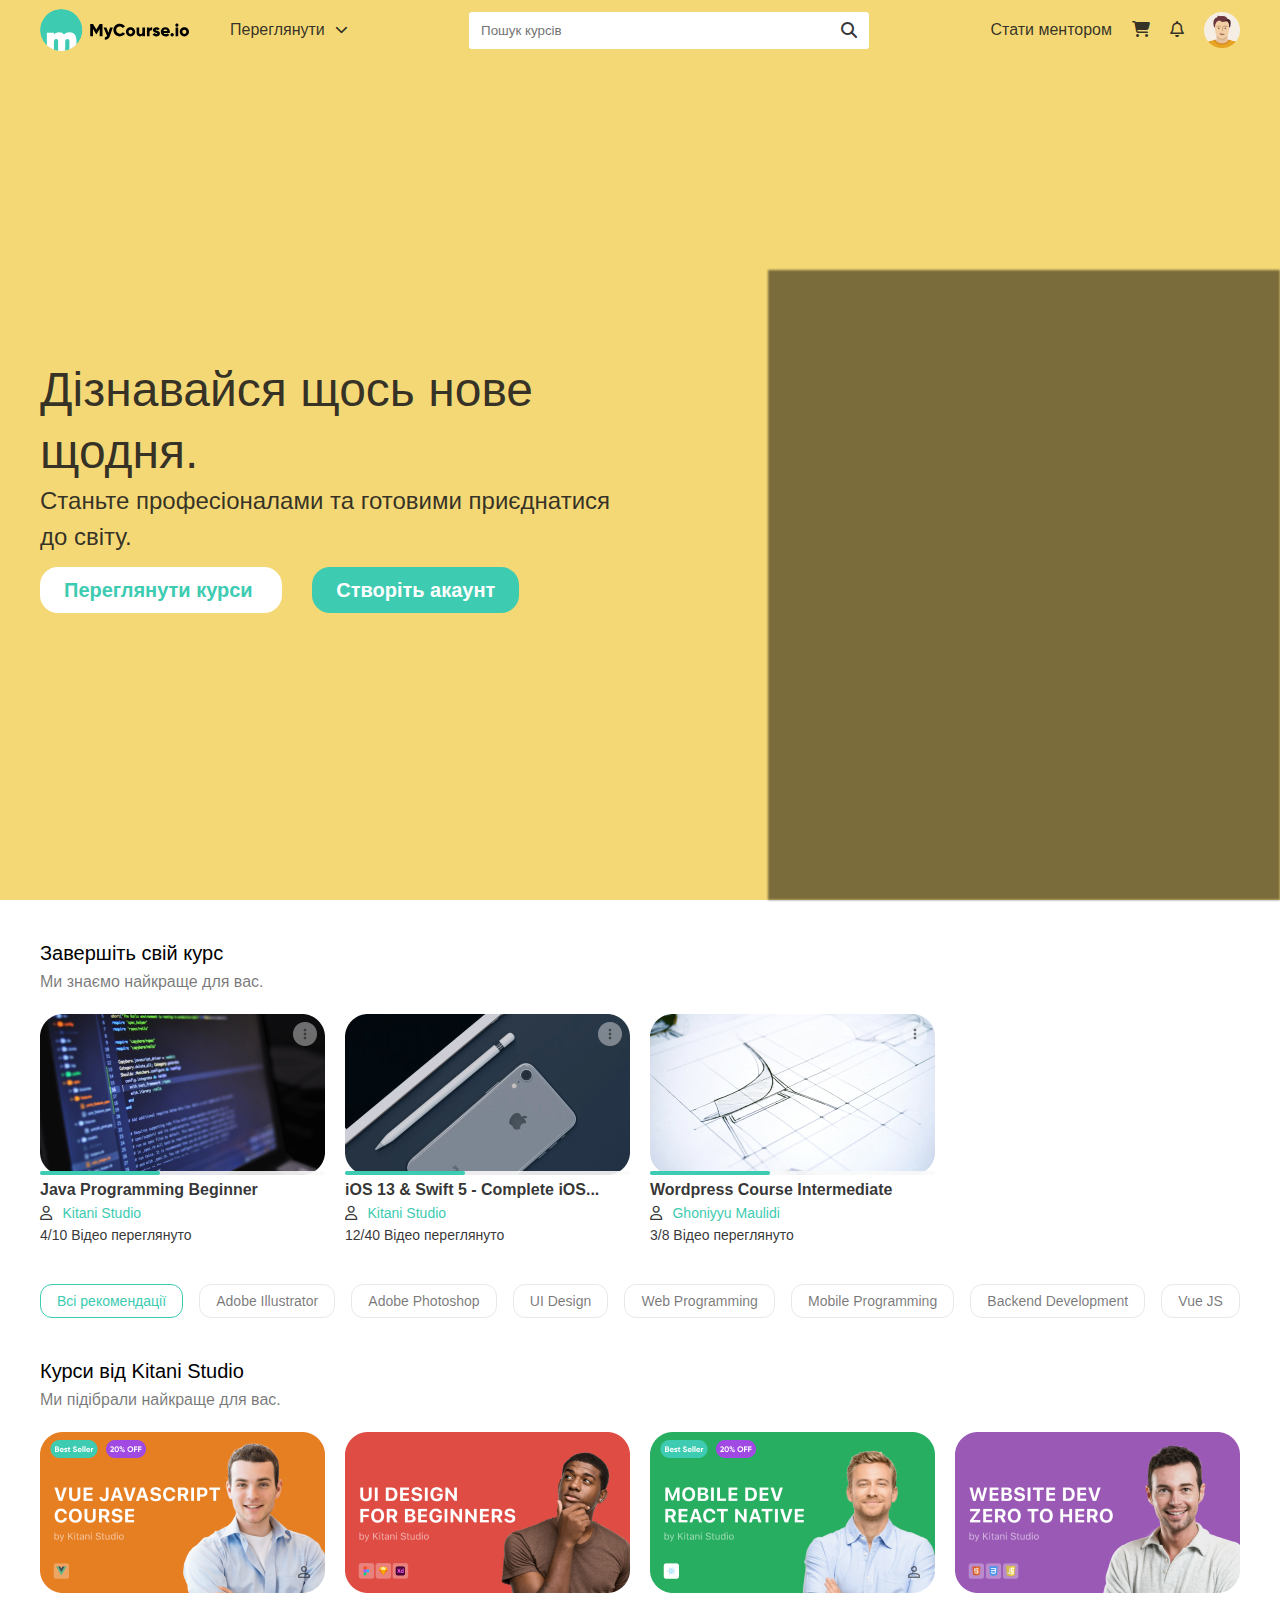
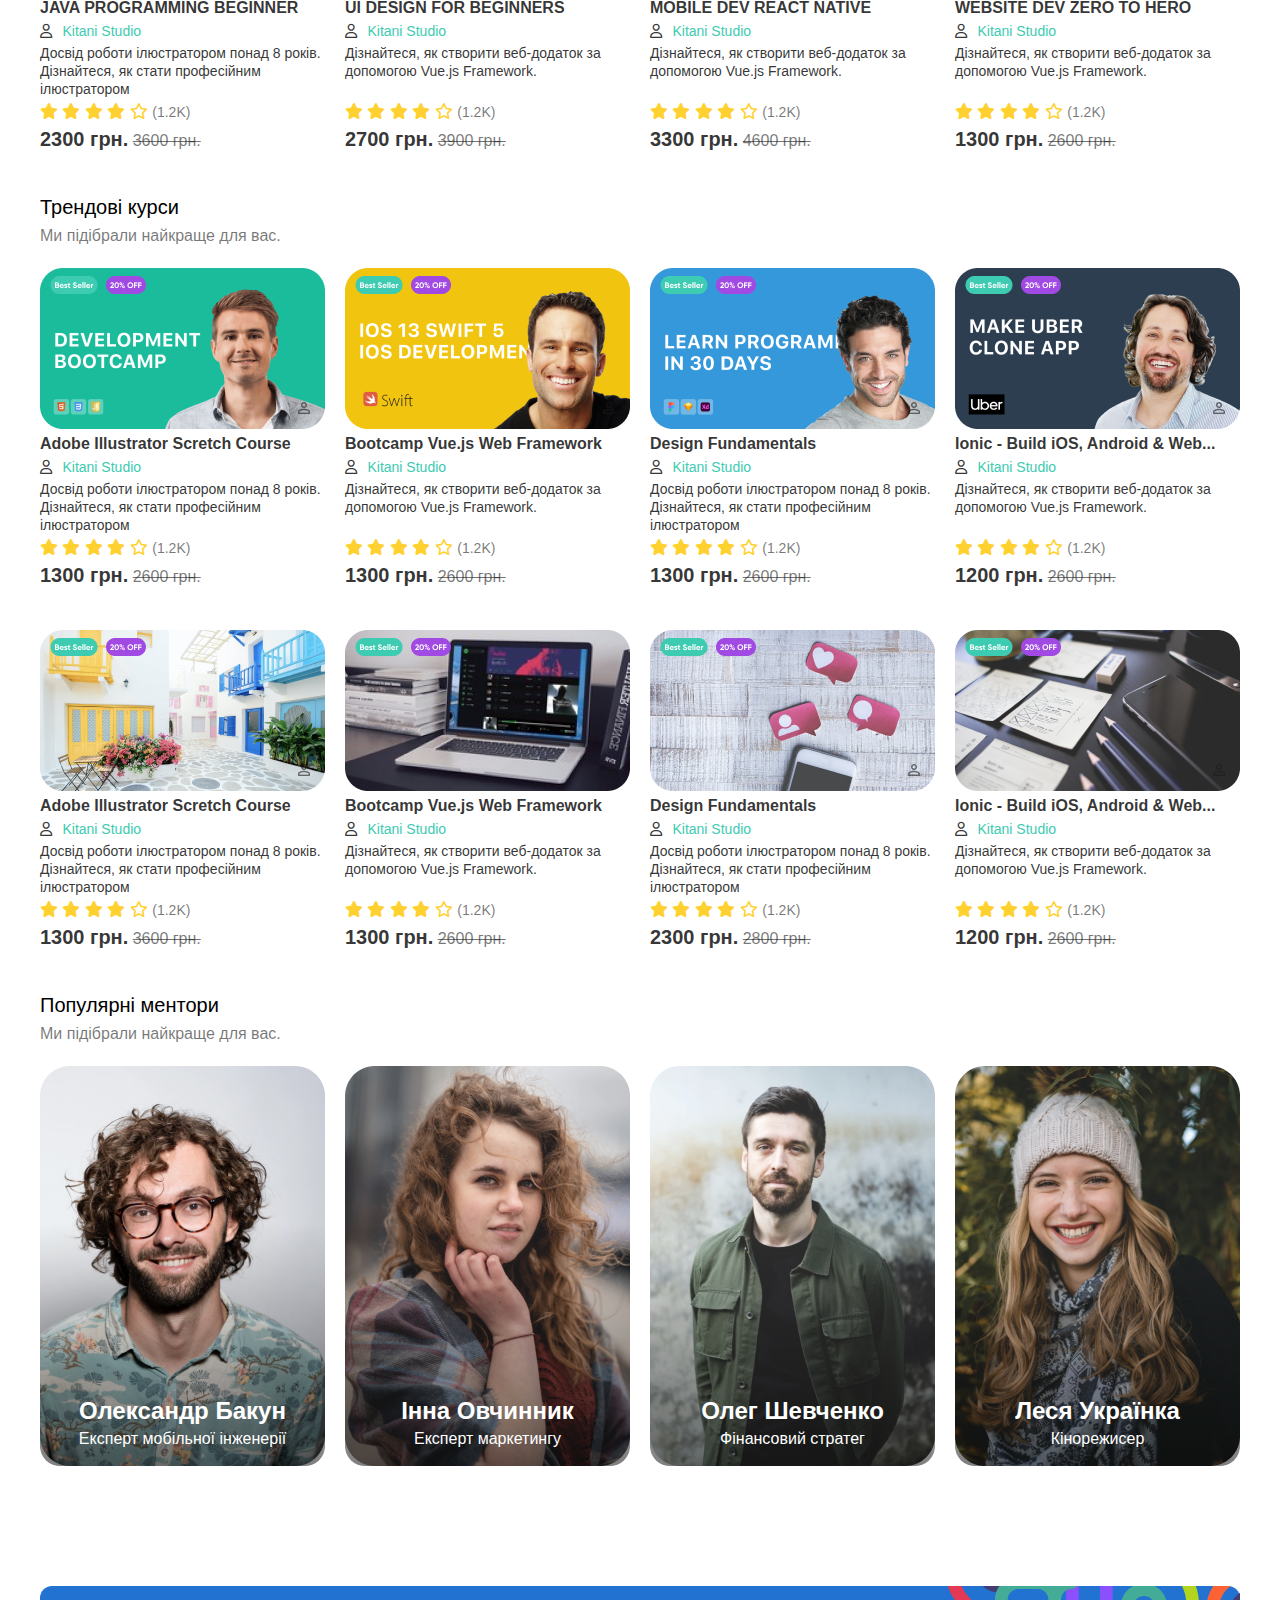
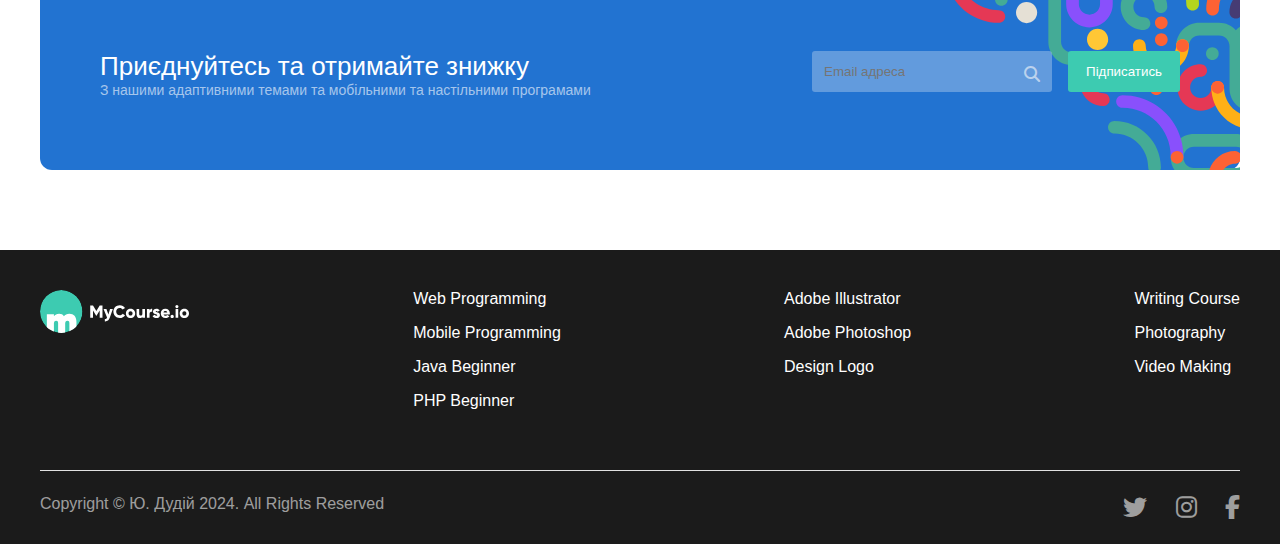
<file: index.html>
<!DOCTYPE html>
<html lang="uk">
<head>
	<meta charset="UTF-8">
	<meta http-equiv="X-UA-Compatible" content="IE=edge">
	<meta name="viewport" content="width=device-width, initial-scale=1.0">
	<title>Курси з менеджменту</title>
	<link rel="icon" type="image/png" href="favicon.png">
	<link href="https://fonts.cdnfonts.com/css/gilroy" rel="stylesheet">
	<link rel="stylesheet" href="https://cdnjs.cloudflare.com/ajax/libs/font-awesome/6.6.0/css/all.min.css" />
	
	<link rel="stylesheet" href="styles/styles.css">
</head>
<body>
    <header class="relative">
			<div class="container">
				<nav class="flex vertical-center">
					<div class="menu-item flex vertical-center">
						<div class="logo">
							<a href="index.html">
								<img src="images/Logo.svg" alt="logo">
							</a>
						</div>
						<div class="dropdown relative">
							<span>Переглянути</span>
							<i class="fa-solid fa-chevron-down"></i>
							<div class="dropdown-menu absolute">
								<div class="arrow absolute"></div>
								<ul>
									<li>
										<a href="#" class="flex vertical-center">
											<div>
												<span class="dropdown-menu-title">Дизайн</span>
												<span class="dropdown-menu-subtitle">Курси про дизайн</span>
											</div>
											<i class="fa-solid fa-chevron-right"></i>
										</a>
									</li>
									<li>
										<a href="#" class="flex vertical-center">
											<div>
												<span class="dropdown-menu-title">Програмування</span>
												<span class="dropdown-menu-subtitle">Курси про програмування</span>
											</div>
											<i class="fa-solid fa-chevron-right"></i>
										</a>
									</li>
									<li>
										<a href="#" class="flex vertical-center">
											<div>
												<span class="dropdown-menu-title">Бізнес та маркетинг</span>
												<span class="dropdown-menu-subtitle">Курси про бізнес</span>
											</div>
											<i class="fa-solid fa-chevron-right"></i>
										</a>
									</li>
									<li>
										<a href="#" class="flex vertical-center">
											<div>
												<span class="dropdown-menu-title">Фото та відео</span>
												<span class="dropdown-menu-subtitle">Курси про фото та відео</span>
											</div>
											<i class="fa-solid fa-chevron-right"></i>
										</a>
									</li>
								</ul>
							</div>
						</div>
					</div>
					<div class="menu-item menu-item-search flex vertical-center relative ">
						<input type="search" placeholder="Пошук курсів">
						<i class="fa-solid fa-magnifying-glass absolute"></i>
					</div>
					<div class="menu-item menu-item-r flex vertical-center">
						<a href="profile.html">Стати ментором</a>
						<a href="404.html">
							<i class="fa-solid fa-cart-shopping"></i>
						</a>
						<a href="404.html">
							<i class="fa-regular fa-bell"></i>
						</a>
						<div class="avatar dropdown relative">
							<img src="images/user.png" alt="user">
							<div class="dropdown-menu absolute">
								<div class="arrow absolute"></div>
								<ul>
									<li>
										<div class="username">
											Юрій Дудій
										</div>
										<div class="usermail">
											<a href="mailto:doe.jonathan@email.com">doe.jonathan@email.com</a>
										</div>
									</li>
									<li>
										<a href="course.html">Мої курси</a>
										<a href="404.html">Мій кошик</a>
										<a href="404.html">Список бажань</a>
									</li>
									<li>
										<a href="404.html">Повідомлення</a>
										<a href="profile.html">Налаштування</a>
									</li>
									<li>
										<a href="404.html" class="red-text">Вихід</a>
									</li>
								</ul>
							</div>
						</div>
						</div>
					</div>
				</nav>
				<div class="container container-header-content flex vertical-center">
					<div class="header-content">
						<h1 class="header-content-title">
						Дізнавайся щось нове щодня.
						</h1>
						<h2 class="header-content-subtitle">
							Станьте професіоналами та готовими приєднатися до світу.
						</h2>
						<div class="header-content-controls">
							<a href="course.html" class="btn btn-light">
								Переглянути курси
							</a>
							<a href="profile.html" class="btn btn-green">
								Створіть акаунт
							</a>
						</div>
					</div>
				</div>
			</div>
			<div class="header-bg absolute">
				<div class="overlay absolute"></div>
			</div>
		</header>

		<section>
			<div class="container">
				
				<div class="section-title">
					Завершіть свій курс
				</div>
				<div class="section-subtitle">
					Ми знаємо найкраще для вас.
				</div>

				<div class="section-grid">
					<div class="section-grid-item">
						<div class="section-grid-item-img">
							<img src="images/complete/1.png" alt="">
						</div>
						<div class="section-grid-item-title">
							Java Programming Beginner
						</div>
						<div class="section-grid-item-author">
							<i class="fa-regular fa-user"></i>
							<span>Kitani Studio</span>
						</div>
						<div class="section-grid-item-subtitle">
							4/10 Відео переглянуто
						</div>
					</div>
					<div class="section-grid-item">
						<div class="section-grid-item-img">
							<img src="images/complete/2.png" alt="">
						</div>
						<div class="section-grid-item-title">
							iOS 13 & Swift 5 - Complete iOS...
						</div>
						<div class="section-grid-item-author">
							<i class="fa-regular fa-user"></i>
							<span>Kitani Studio</span>
						</div>
						<div class="section-grid-item-subtitle">
							12/40 Відео переглянуто
						</div>
					</div>
					<div class="section-grid-item">
						<div class="section-grid-item-img">
							<img src="images/complete/3.png" alt="">
						</div>
						<div class="section-grid-item-title">
							Wordpress Course Intermediate
						</div>
						<div class="section-grid-item-author">
							<i class="fa-regular fa-user"></i>
							<span>Ghoniyyu Maulidi</span>
						</div>
						<div class="section-grid-item-subtitle">
							3/8 Відео переглянуто
						</div>
					</div>
				</div>

			</div>
		</section>

		<section class="filter-section ">
			<div class="container flex">
				<div class="filter-section-item filter-section-item-active">
					Всі рекомендації
				</div>
				<div class="filter-section-item">
					Adobe Illustrator
				</div>
				<div class="filter-section-item">
					Adobe Photoshop
				</div>
				<div class="filter-section-item">
					UI Design
				</div>
				<div class="filter-section-item">
					Web Programming
				</div>
				<div class="filter-section-item">
					Mobile Programming
				</div>
				<div class="filter-section-item">
					Backend Development
				</div>
				<div class="filter-section-item">
					Vue JS
				</div>
			</div>
		</section>

		<section>
			<div class="container">
				<div class="section-title">
					Курси від Kitani Studio
				</div>
				<div class="section-subtitle">
					Ми підібрали найкраще для вас.
				</div>

				<div class="section-grid">
					<div class="section-grid-item">
						<div class="section-grid-item-img">
							<img src="images/kitani/1.png" alt="">
						</div>
						<div class="section-grid-item-title uppercase ">
							Java Programming Beginner
						</div>
						<div class="section-grid-item-author">
							<i class="fa-regular fa-user"></i>
							<span>Kitani Studio</span>
						</div>
						<div class="section-grid-item-subtitle section-grid-item-desc">
							Досвід роботи ілюстратором понад 8 років. Дізнайтеся, як стати професійним ілюстратором
						</div>
						<div class="section-grid-item-rank">
							<i class="fa-solid fa-star"></i>
							<i class="fa-solid fa-star"></i>
							<i class="fa-solid fa-star"></i>
							<i class="fa-solid fa-star"></i>
							<i class="fa-regular fa-star"></i>
							<span>(1.2K)</span>
						</div>
						<div class="section-grid-item-price">
							<span>2300 грн.</span>
							<span>3600 грн.</span>
						</div>
					</div>
					<div class="section-grid-item">
						<div class="section-grid-item-img">
							<img src="images/kitani/2.png" alt="">
						</div>
						<div class="section-grid-item-title uppercase">
							UI DESIGN FOR BEGINNERS
						</div>
						<div class="section-grid-item-author">
							<i class="fa-regular fa-user"></i>
							<span>Kitani Studio</span>
						</div>
						<div class="section-grid-item-subtitle section-grid-item-desc">
							Дізнайтеся, як створити веб-додаток за допомогою Vue.js Framework.
						</div>
						<div class="section-grid-item-rank">
							<i class="fa-solid fa-star"></i>
							<i class="fa-solid fa-star"></i>
							<i class="fa-solid fa-star"></i>
							<i class="fa-solid fa-star"></i>
							<i class="fa-regular fa-star"></i>
							<span>(1.2K)</span>
						</div>
						<div class="section-grid-item-price">
							<span>2700 грн.</span>
							<span>3900 грн.</span>
						</div>
					</div>
					<div class="section-grid-item">
						<div class="section-grid-item-img">
							<img src="images/kitani/3.png" alt="">
						</div>
						<div class="section-grid-item-title uppercase">
							MOBILE DEV REACT NATIVE
						</div>
						<div class="section-grid-item-author">
							<i class="fa-regular fa-user"></i>
							<span>Kitani Studio</span>
						</div>
						<div class="section-grid-item-subtitle section-grid-item-desc">
							Дізнайтеся, як створити веб-додаток за допомогою Vue.js Framework.
						</div>
						<div class="section-grid-item-rank">
							<i class="fa-solid fa-star"></i>
							<i class="fa-solid fa-star"></i>
							<i class="fa-solid fa-star"></i>
							<i class="fa-solid fa-star"></i>
							<i class="fa-regular fa-star"></i>
							<span>(1.2K)</span>
						</div>
						<div class="section-grid-item-price">
							<span>3300 грн.</span>
							<span>4600 грн.</span>
						</div>
					</div>
					<div class="section-grid-item">
						<div class="section-grid-item-img">
							<img src="images/kitani/4.png" alt="">
						</div>
						<div class="section-grid-item-title uppercase">
							WEBSITE DEV ZERO TO HERO
						</div>
						<div class="section-grid-item-author">
							<i class="fa-regular fa-user"></i>
							<span>Kitani Studio</span>
						</div>
						<div class="section-grid-item-subtitle section-grid-item-desc">
							Дізнайтеся, як створити веб-додаток за допомогою Vue.js Framework.
						</div>
						<div class="section-grid-item-rank">
							<i class="fa-solid fa-star"></i>
							<i class="fa-solid fa-star"></i>
							<i class="fa-solid fa-star"></i>
							<i class="fa-solid fa-star"></i>
							<i class="fa-regular fa-star"></i>
							<span>(1.2K)</span>
						</div>
						<div class="section-grid-item-price">
							<span>1300 грн.</span>
							<span>2600 грн.</span>
						</div>
					</div>
				</div>
			</div>
		</section>

		<section class="trends">
			<div class="container">
				<div class="section-title">
					Трендові курси
				</div>
				<div class="section-subtitle">
					Ми підібрали найкраще для вас.
				</div>			

				<div class="section-grid">
					<div class="section-grid-item">
						<div class="section-grid-item-img">
							<img src="images/trend/1.png" alt="">
						</div>
						<div class="section-grid-item-title">
							Adobe Illustrator Scretch Course
						</div>
						<div class="section-grid-item-author">
							<i class="fa-regular fa-user"></i>
							<span>Kitani Studio</span>
						</div>
						<div class="section-grid-item-subtitle section-grid-item-desc">
							Досвід роботи ілюстратором понад 8 років. Дізнайтеся, як стати професійним ілюстратором
						</div>
						<div class="section-grid-item-rank">
							<i class="fa-solid fa-star"></i>
							<i class="fa-solid fa-star"></i>
							<i class="fa-solid fa-star"></i>
							<i class="fa-solid fa-star"></i>
							<i class="fa-regular fa-star"></i>
							<span>(1.2K)</span>
						</div>
						<div class="section-grid-item-price">
							<span>1300 грн.</span>
							<span>2600 грн.</span>
						</div>
					</div>
					<div class="section-grid-item">
						<div class="section-grid-item-img">
							<img src="images/trend/2.png" alt="">
						</div>
						<div class="section-grid-item-title">
							Bootcamp  Vue.js Web Framework
						</div>
						<div class="section-grid-item-author">
							<i class="fa-regular fa-user"></i>
							<span>Kitani Studio</span>
						</div>
						<div class="section-grid-item-subtitle section-grid-item-desc">
							Дізнайтеся, як створити веб-додаток за допомогою Vue.js Framework.
						</div>
						<div class="section-grid-item-rank">
							<i class="fa-solid fa-star"></i>
							<i class="fa-solid fa-star"></i>
							<i class="fa-solid fa-star"></i>
							<i class="fa-solid fa-star"></i>
							<i class="fa-regular fa-star"></i>
							<span>(1.2K)</span>
						</div>
						<div class="section-grid-item-price">
							<span>1300 грн.</span>
							<span>2600 грн.</span>
						</div>
					</div>
					<div class="section-grid-item">
						<div class="section-grid-item-img">
							<img src="images/trend/3.png" alt="">
						</div>
						<div class="section-grid-item-title">
							Design Fundamentals
						</div>
						<div class="section-grid-item-author">
							<i class="fa-regular fa-user"></i>
							<span>Kitani Studio</span>
						</div>
						<div class="section-grid-item-subtitle section-grid-item-desc">
							Досвід роботи ілюстратором понад 8 років. Дізнайтеся, як стати професійним ілюстратором
						</div>
						<div class="section-grid-item-rank">
							<i class="fa-solid fa-star"></i>
							<i class="fa-solid fa-star"></i>
							<i class="fa-solid fa-star"></i>
							<i class="fa-solid fa-star"></i>
							<i class="fa-regular fa-star"></i>
							<span>(1.2K)</span>
						</div>
						<div class="section-grid-item-price">
							<span>1300 грн.</span>
							<span>2600 грн.</span>
						</div>
					</div>
					<div class="section-grid-item">
						<div class="section-grid-item-img">
							<img src="images/trend/4.png" alt="">
						</div>
						<div class="section-grid-item-title">
							Ionic - Build iOS, Android & Web...
						</div>
						<div class="section-grid-item-author">
							<i class="fa-regular fa-user"></i>
							<span>Kitani Studio</span>
						</div>
						<div class="section-grid-item-subtitle section-grid-item-desc">
							Дізнайтеся, як створити веб-додаток за допомогою Vue.js Framework.
						</div>
						<div class="section-grid-item-rank">
							<i class="fa-solid fa-star"></i>
							<i class="fa-solid fa-star"></i>
							<i class="fa-solid fa-star"></i>
							<i class="fa-solid fa-star"></i>
							<i class="fa-regular fa-star"></i>
							<span>(1.2K)</span>
						</div>
						<div class="section-grid-item-price">
							<span>1200 грн.</span>
							<span>2600 грн.</span>
						</div>
					</div>
					<div class="section-grid-item">
						<div class="section-grid-item-img">
							<img src="images/trend/5.png" alt="">
						</div>
						<div class="section-grid-item-title">
							Adobe Illustrator Scretch Course
						</div>
						<div class="section-grid-item-author">
							<i class="fa-regular fa-user"></i>
							<span>Kitani Studio</span>
						</div>
						<div class="section-grid-item-subtitle section-grid-item-desc">
							Досвід роботи ілюстратором понад 8 років. Дізнайтеся, як стати професійним ілюстратором
						</div>
						<div class="section-grid-item-rank">
							<i class="fa-solid fa-star"></i>
							<i class="fa-solid fa-star"></i>
							<i class="fa-solid fa-star"></i>
							<i class="fa-solid fa-star"></i>
							<i class="fa-regular fa-star"></i>
							<span>(1.2K)</span>
						</div>
						<div class="section-grid-item-price">
							<span>1300 грн.</span>
							<span>3600 грн.</span>
						</div>
					</div>
					<div class="section-grid-item">
						<div class="section-grid-item-img">
							<img src="images/trend/6.png" alt="">
						</div>
						<div class="section-grid-item-title">
							Bootcamp  Vue.js Web Framework
						</div>
						<div class="section-grid-item-author">
							<i class="fa-regular fa-user"></i>
							<span>Kitani Studio</span>
						</div>
						<div class="section-grid-item-subtitle section-grid-item-desc">
							Дізнайтеся, як створити веб-додаток за допомогою Vue.js Framework.
						</div>
						<div class="section-grid-item-rank">
							<i class="fa-solid fa-star"></i>
							<i class="fa-solid fa-star"></i>
							<i class="fa-solid fa-star"></i>
							<i class="fa-solid fa-star"></i>
							<i class="fa-regular fa-star"></i>
							<span>(1.2K)</span>
						</div>
						<div class="section-grid-item-price">
							<span>1300 грн.</span>
							<span>2600 грн.</span>
						</div>
					</div>
					<div class="section-grid-item">
						<div class="section-grid-item-img">
							<img src="images/trend/7.png" alt="">
						</div>
						<div class="section-grid-item-title">
							Design Fundamentals
						</div>
						<div class="section-grid-item-author">
							<i class="fa-regular fa-user"></i>
							<span>Kitani Studio</span>
						</div>
						<div class="section-grid-item-subtitle section-grid-item-desc">
							Досвід роботи ілюстратором понад 8 років. Дізнайтеся, як стати професійним ілюстратором
						</div>
						<div class="section-grid-item-rank">
							<i class="fa-solid fa-star"></i>
							<i class="fa-solid fa-star"></i>
							<i class="fa-solid fa-star"></i>
							<i class="fa-solid fa-star"></i>
							<i class="fa-regular fa-star"></i>
							<span>(1.2K)</span>
						</div>
						<div class="section-grid-item-price">
							<span>2300 грн.</span>
							<span>2800 грн.</span>
						</div>
					</div>
					<div class="section-grid-item">
						<div class="section-grid-item-img">
							<img src="images/trend/8.png" alt="">
						</div>
						<div class="section-grid-item-title">
							Ionic - Build iOS, Android & Web...
						</div>
						<div class="section-grid-item-author">
							<i class="fa-regular fa-user"></i>
							<span>Kitani Studio</span>
						</div>
						<div class="section-grid-item-subtitle section-grid-item-desc">
							Дізнайтеся, як створити веб-додаток за допомогою Vue.js Framework.
						</div>
						<div class="section-grid-item-rank">
							<i class="fa-solid fa-star"></i>
							<i class="fa-solid fa-star"></i>
							<i class="fa-solid fa-star"></i>
							<i class="fa-solid fa-star"></i>
							<i class="fa-regular fa-star"></i>
							<span>(1.2K)</span>
						</div>
						<div class="section-grid-item-price">
							<span>1200 грн.</span>
							<span>2600 грн.</span>
						</div>
					</div>		
				</div>			
			</div>
		</section>

		<section class="mentors">
			<div class="container">
				<div class="section-title">
					Популярні ментори
				</div>
				<div class="section-subtitle">
					Ми підібрали найкраще для вас.
				</div>
				<div class="section-grid">
					<div class="section-grid-item relative">
						<img src="images/mentors/1.png" alt="">

						<div class="mentor-name absolute">
							Олександр Бакун
						</div>
						<div class="mentor-position absolute">
							Експерт мобільної інженерії
						</div>
						<div class="overlay absolute"></div>
					</div>
				<div class="section-grid">
					<div class="section-grid-item relative">
						<img src="images/mentors/2.png" alt="">

						<div class="mentor-name absolute">
							Інна Овчинник
						</div>
						<div class="mentor-position absolute">
							Експерт маркетингу
						</div>
						<div class="overlay absolute"></div>
					</div>
				</div>
				<div class="section-grid">
					<div class="section-grid-item relative">
						<img src="images/mentors/3.png" alt="">

						<div class="mentor-name absolute">
							Олег Шевченко
						</div>
						<div class="mentor-position absolute">
							Фінансовий стратег
						</div>
						<div class="overlay absolute"></div>
					</div>
				</div>
				<div class="section-grid">
					<div class="section-grid-item relative">
						<img src="images/mentors/4.png" alt="">

						<div class="mentor-name absolute">
							Леся Українка
						</div>
						<div class="mentor-position absolute">
							Кінорежисер
						</div>
						<div class="overlay absolute"></div>
					</div>
				</div>
			</div>
			</div>
		</section>

		<section class="form-section">
			<div class="container">
				<div class="form relative flex">
					<div class="form-item-l ">
						<div class="form-title">Приєднуйтесь та отримайте знижку</div>
						<div class="form-sutitle">З нашими адаптивними темами та мобільними та настільними програмами</div>
					</div>
					<div class="form-item-r flex relative">
						<div class="input relative">
							<input type="email" placeholder="Email адреса">
							<i class="fa-solid fa-magnifying-glass absolute"></i>
						</div>
						<button class="submit">Підписатись</button>
					</div>	
					<div class="form-decor absolute"></div>
				</div>
			</div>
		</section>

		<footer>
			<div class="container">
				<div class="footer-top flex">
					<div class="footer-logo">
						<img src="images/Logo-light.svg" alt="logo">
					</div>
					<div class="footer-top-item">
						<a href="404.html">Web Programming</a>
						<a href="404.html">Mobile Programming</a>
						<a href="404.html">Java Beginner</a>
						<a href="404.html">PHP Beginner</a>
					</div>
					<div class="footer-top-item">
						<a href="404.html">Adobe Illustrator</a>
						<a href="404.html">Adobe Photoshop</a>
						<a href="404.html">Design Logo</a>
					</div>
					<div class="footer-top-item">
						<a href="404.html">Writing Course</a>
						<a href="404.html">Photography</a>
						<a href="404.html">Video Making</a>
					</div>
				</div>
				<div class="footer-bottom flex">
					<div class="copyright">
						Copyright © Ю. Дудій 2024. All Rights Reserved
					</div>
					<div class="footer-icons">
						<i class="fa-brands fa-twitter"></i>
						<i class="fa-brands fa-instagram"></i>
						<i class="fa-brands fa-facebook-f"></i>
					</div>
				</div>
			</div>
		</footer>

		<div id="userModal" class="modal hidden">
      <div class="modal-content">
        <span class="modal-close">&times;</span>
        <h2>Заповніть форму</h2>
        <form id="userForm">
          <div class="form-group">
            <label for="name">Ім'я:</label>
            <input type="text" id="name" name="name" placeholder="Ваше ім'я" required>
          </div>
          <div class="form-group">
            <label for="email">Email:</label>
            <input type="email" id="email" name="email" placeholder="Ваш Email" required>
          </div>
          <button type="submit" class="submit">Підтвердити</button>
        </form>
      </div>
    </div>

		<button id="scrollToTopBtn" class="scroll-to-top">
			<i class="fa-solid fa-arrow-up"></i>
		</button>

		<script src="script/script.js"></script>
</body>
</html>
</file>
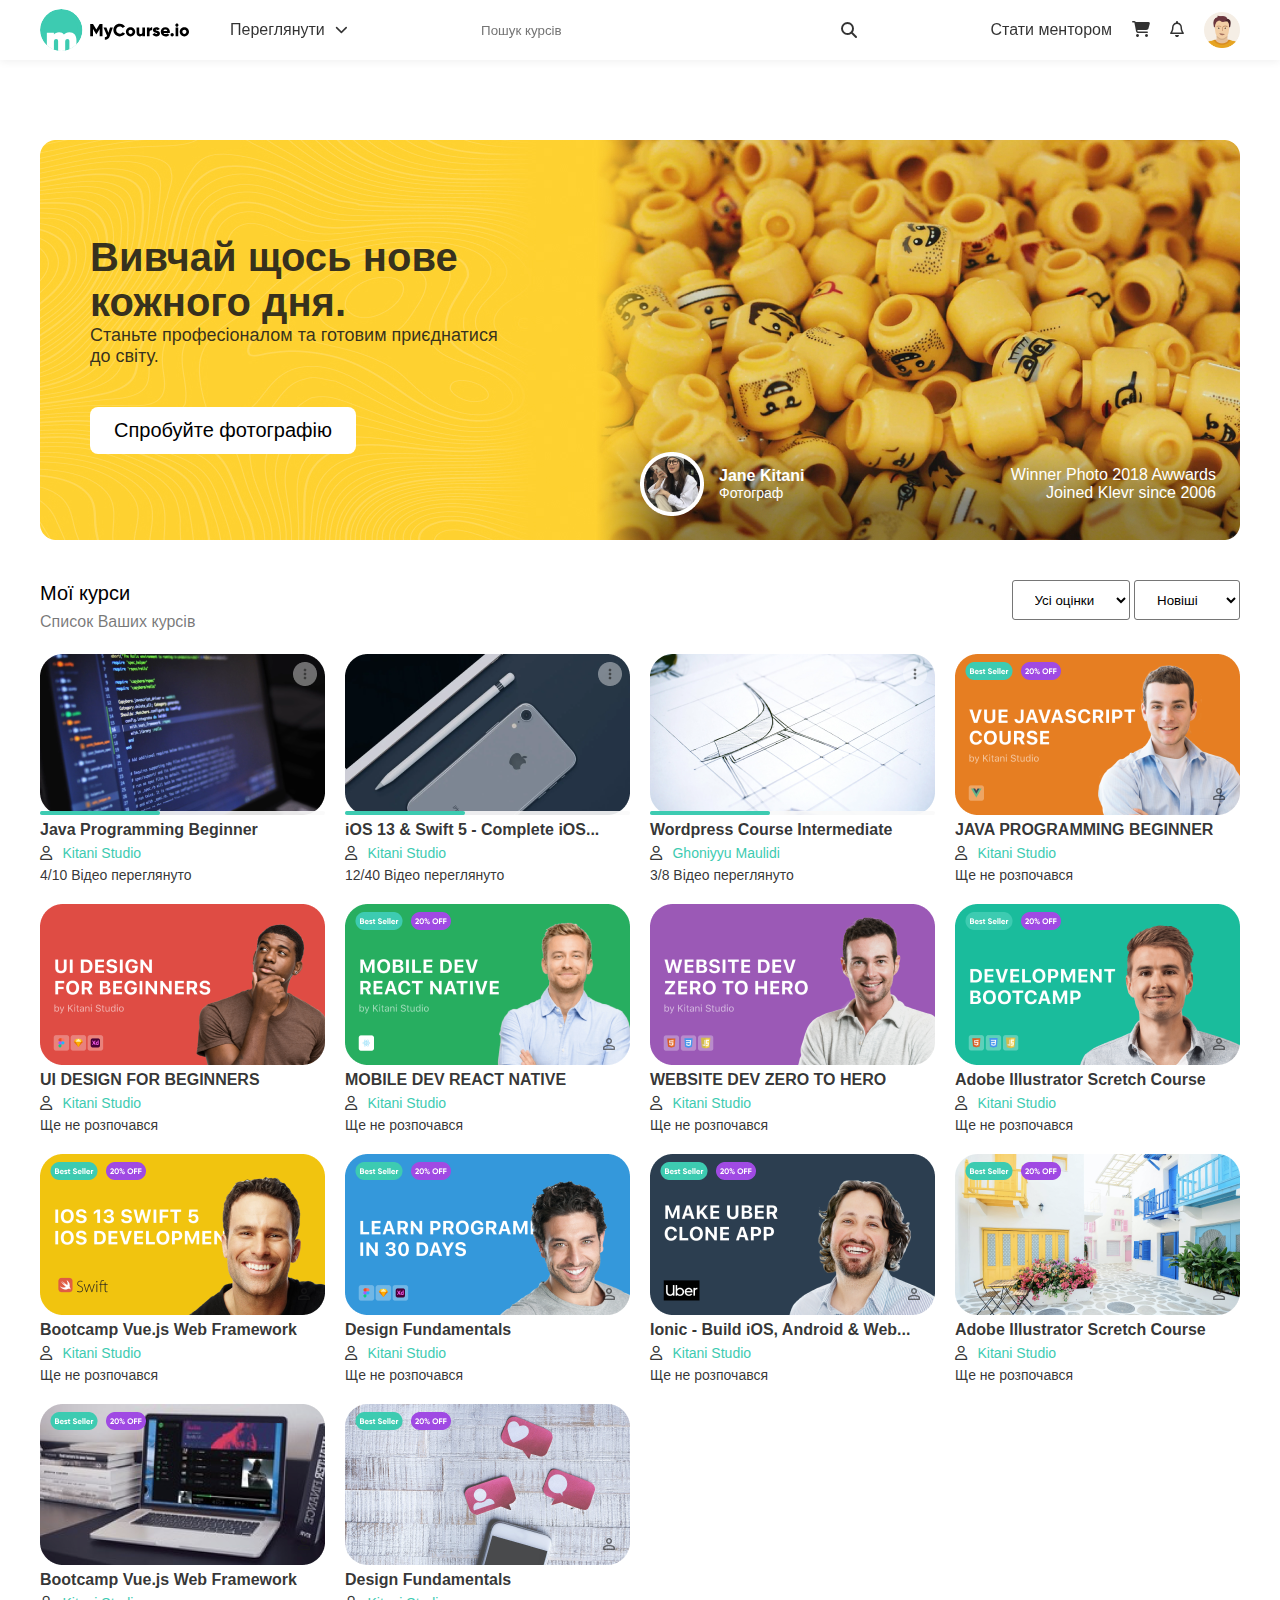
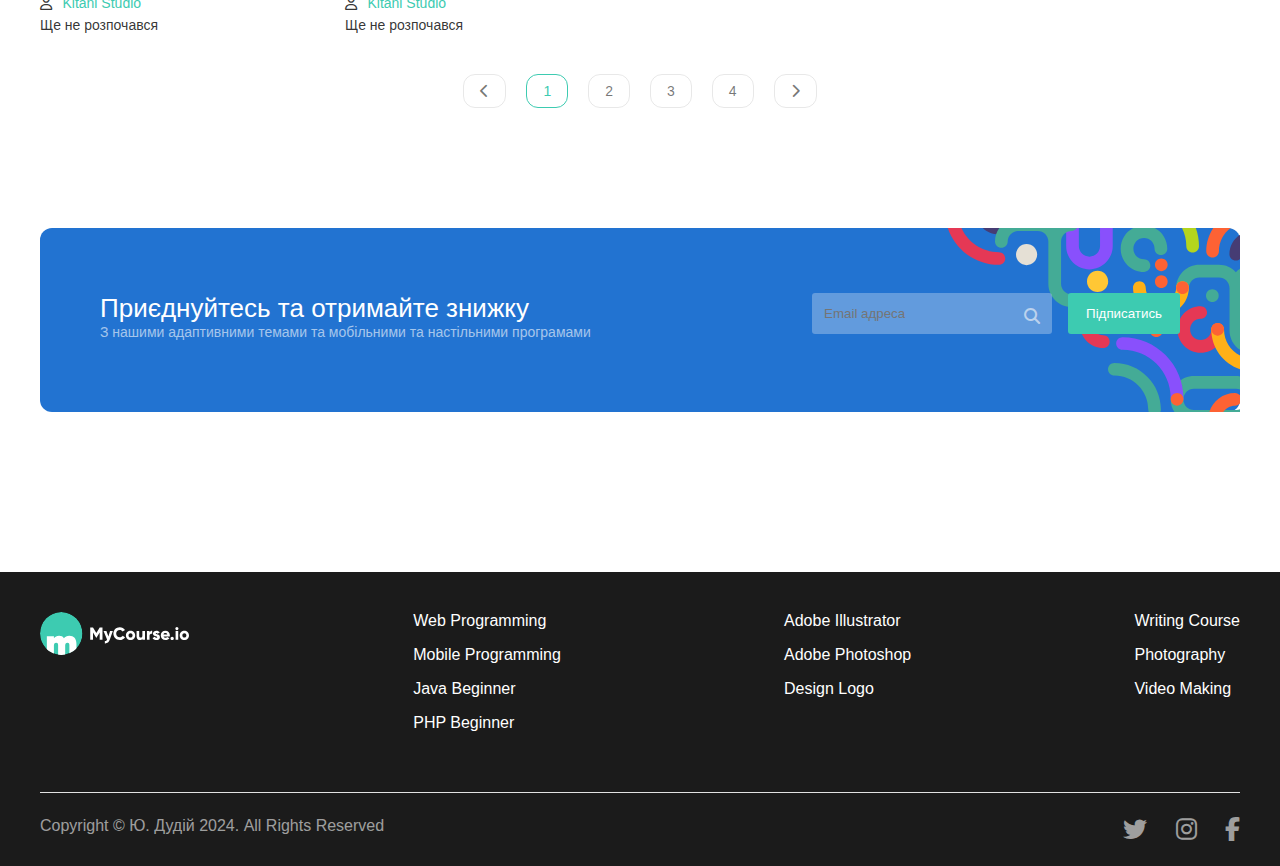
<file: course.html>
<!DOCTYPE html>
<html lang="uk">
<head>
	<meta charset="UTF-8">
	<meta http-equiv="X-UA-Compatible" content="IE=edge">
	<meta name="viewport" content="width=device-width, initial-scale=1.0">
	<title>Мої курси</title>
	<link rel="icon" type="image/png" href="favicon.png">
	<link href="https://fonts.cdnfonts.com/css/gilroy" rel="stylesheet">
	<link rel="stylesheet" href="https://cdnjs.cloudflare.com/ajax/libs/font-awesome/6.6.0/css/all.min.css" />
	
	<link rel="stylesheet" href="styles/styles.css">
</head>
<body>
    <header class="course-header relative">
			<div class="container">
				<nav class="flex vertical-center">
					<div class="menu-item flex vertical-center">
						<div class="logo">
							<a href="index.html">
								<img src="images/Logo.svg" alt="logo">
							</a>
						</div>
						<div class="dropdown relative">
							<span>Переглянути</span>
							<i class="fa-solid fa-chevron-down"></i>
							<div class="dropdown-menu absolute">
								<div class="arrow absolute"></div>
								<ul>
									<li>
										<a href="#" class="flex vertical-center">
											<div>
												<span class="dropdown-menu-title">Дизайн</span>
												<span class="dropdown-menu-subtitle">Курси про дизайн</span>
											</div>
											<i class="fa-solid fa-chevron-right"></i>
										</a>
									</li>
									<li>
										<a href="#" class="flex vertical-center">
											<div>
												<span class="dropdown-menu-title">Програмування</span>
												<span class="dropdown-menu-subtitle">Курси про програмування</span>
											</div>
											<i class="fa-solid fa-chevron-right"></i>
										</a>
									</li>
									<li>
										<a href="#" class="flex vertical-center">
											<div>
												<span class="dropdown-menu-title">Бізнес та маркетинг</span>
												<span class="dropdown-menu-subtitle">Курси про бізнес</span>
											</div>
											<i class="fa-solid fa-chevron-right"></i>
										</a>
									</li>
									<li>
										<a href="#" class="flex vertical-center">
											<div>
												<span class="dropdown-menu-title">Фото та відео</span>
												<span class="dropdown-menu-subtitle">Курси про фото та відео</span>
											</div>
											<i class="fa-solid fa-chevron-right"></i>
										</a>
									</li>
								</ul>
							</div>
						</div>
					</div>
					<div class="menu-item menu-item-search flex vertical-center relative ">
						<input type="search" placeholder="Пошук курсів">
						<i class="fa-solid fa-magnifying-glass absolute"></i>
					</div>
					<div class="menu-item menu-item-r flex vertical-center">
						<a href="profile.html">Стати ментором</a>
						<a href="404.html">
							<i class="fa-solid fa-cart-shopping"></i>
						</a>
						<a href="404.html">
							<i class="fa-regular fa-bell"></i>
						</a>
						<div class="avatar dropdown relative">
							<img src="images/user.png" alt="user">
							<div class="dropdown-menu absolute">
								<div class="arrow absolute"></div>
								<ul>
									<li>
										<div class="username">
											Юрій Дудій
										</div>
										<div class="usermail">
											<a href="mailto:doe.jonathan@email.com">doe.jonathan@email.com</a>
										</div>
									</li>
									<li>
										<a href="course.html">Мої курси</a>
										<a href="404.html">Мій кошик</a>
										<a href="404.html">Список бажань</a>
									</li>
									<li>
										<a href="404.html">Повідомлення</a>
										<a href="profile.html">Налаштування</a>
									</li>
									<li>
										<a href="404.html" class="red-text">Вихід</a>
									</li>
								</ul>
							</div>
						</div>
						</div>
					</div>
				</nav>
			</div>
		</header>

    <main class="course-main">
      <div class="container">
        <section class="hero-section flex">
          <div class="hero-section-l flex">
            <div class="hero-section-title">
              Вивчай щось нове кожного дня.
            </div>
            <div class="hero-section-subtitle">
              Станьте професіоналом та готовим приєднатися до світу.
            </div> 
            <button class="hero-section-btn">
              Спробуйте фотографію
            </button>
          </div>
          <div class="hero-section-r flex">
            <div class="hero-section-r-row flex">
              <div class="icon">
                <img src="images/photo.png" alt="">
              </div>
              <div class="name">
                <div>Jane Kitani</div>
                <div>Фотограф</div>
              </div>
              <div class="pull-r">
                <div>Winner Photo 2018 Awwards</div>
                <div>Joined Klevr since 2006</div>
              </div>
            </div>
          </div>
        </section>
    </div>

      <section>
        <div class="container">
          <div class="flex flex-row">
            <div>
              <div class="section-title">
                Мої курси
              </div>
              <div class="section-subtitle">
                Список Ваших курсів
              </div>
            </div>
            <div class="select">
              <select name="list" id="list">
                <option value="all">Усі оцінки</option>
                <option value="5">5 зірок</option>
                <option value="4">4 зірки</option>
                <option value="3">3 зірки</option>
                <option value="2">2 зірки</option>
                <option value="1">1 зірка</option>
              </select>
              <select name="date" id="date">
                <option value="new">Новіші</option>
                <option value="old">Старіші</option>
              </select>
            </div>
          </div>
          

          <div class="section-grid">
            <div class="section-grid-item">
              <div class="section-grid-item-img">
                <img src="images/complete/1.png" alt="">
              </div>
              <div class="section-grid-item-title">
                Java Programming Beginner
              </div>
              <div class="section-grid-item-author">
                <i class="fa-regular fa-user"></i>
                <span>Kitani Studio</span>
              </div>
              <div class="section-grid-item-subtitle">
                4/10 Відео переглянуто
              </div>
            </div>
            <div class="section-grid-item">
              <div class="section-grid-item-img">
                <img src="images/complete/2.png" alt="">
              </div>
              <div class="section-grid-item-title">
                iOS 13 & Swift 5 - Complete iOS...
              </div>
              <div class="section-grid-item-author">
                <i class="fa-regular fa-user"></i>
                <span>Kitani Studio</span>
              </div>
              <div class="section-grid-item-subtitle">
                12/40 Відео переглянуто
              </div>
            </div>
            <div class="section-grid-item">
              <div class="section-grid-item-img">
                <img src="images/complete/3.png" alt="">
              </div>
              <div class="section-grid-item-title">
                Wordpress Course Intermediate
              </div>
              <div class="section-grid-item-author">
                <i class="fa-regular fa-user"></i>
                <span>Ghoniyyu Maulidi</span>
              </div>
              <div class="section-grid-item-subtitle">
                3/8 Відео переглянуто
              </div>
            </div>
            <div class="section-grid-item">
              <div class="section-grid-item-img">
                <img src="images/kitani/1.png" alt="">
              </div>
              <div class="section-grid-item-title uppercase ">
                Java Programming Beginner
              </div>
              <div class="section-grid-item-author">
                <i class="fa-regular fa-user"></i>
                <span>Kitani Studio</span>
              </div>
              <div class="section-grid-item-subtitle">
                Ще не розпочався
              </div>
            </div>
            <div class="section-grid-item">
              <div class="section-grid-item-img">
                <img src="images/kitani/2.png" alt="">
              </div>
              <div class="section-grid-item-title uppercase">
                UI DESIGN FOR BEGINNERS
              </div>
              <div class="section-grid-item-author">
                <i class="fa-regular fa-user"></i>
                <span>Kitani Studio</span>
              </div>
              <div class="section-grid-item-subtitle">
                Ще не розпочався
              </div>
            </div>
            <div class="section-grid-item">
              <div class="section-grid-item-img">
                <img src="images/kitani/3.png" alt="">
              </div>
              <div class="section-grid-item-title uppercase">
                MOBILE DEV REACT NATIVE
              </div>
              <div class="section-grid-item-author">
                <i class="fa-regular fa-user"></i>
                <span>Kitani Studio</span>
              </div>
              <div class="section-grid-item-subtitle">
                Ще не розпочався
              </div>
            </div>
            <div class="section-grid-item">
              <div class="section-grid-item-img">
                <img src="images/kitani/4.png" alt="">
              </div>
              <div class="section-grid-item-title uppercase">
                WEBSITE DEV ZERO TO HERO
              </div>
              <div class="section-grid-item-author">
                <i class="fa-regular fa-user"></i>
                <span>Kitani Studio</span>
              </div>
              <div class="section-grid-item-subtitle">
                Ще не розпочався
              </div>
            </div>
            <div class="section-grid-item">
              <div class="section-grid-item-img">
                <img src="images/trend/1.png" alt="">
              </div>
              <div class="section-grid-item-title">
                Adobe Illustrator Scretch Course
              </div>
              <div class="section-grid-item-author">
                <i class="fa-regular fa-user"></i>
                <span>Kitani Studio</span>
              </div>
              <div class="section-grid-item-subtitle">
                Ще не розпочався
              </div>
            </div>
            <div class="section-grid-item">
              <div class="section-grid-item-img">
                <img src="images/trend/2.png" alt="">
              </div>
              <div class="section-grid-item-title">
                Bootcamp  Vue.js Web Framework
              </div>
              <div class="section-grid-item-author">
                <i class="fa-regular fa-user"></i>
                <span>Kitani Studio</span>
              </div>
              <div class="section-grid-item-subtitle">
                Ще не розпочався
              </div>
            </div>
            <div class="section-grid-item">
              <div class="section-grid-item-img">
                <img src="images/trend/3.png" alt="">
              </div>
              <div class="section-grid-item-title">
                Design Fundamentals
              </div>
              <div class="section-grid-item-author">
                <i class="fa-regular fa-user"></i>
                <span>Kitani Studio</span>
              </div>
              <div class="section-grid-item-subtitle">
                Ще не розпочався
              </div>
            </div>
            <div class="section-grid-item">
              <div class="section-grid-item-img">
                <img src="images/trend/4.png" alt="">
              </div>
              <div class="section-grid-item-title">
                Ionic - Build iOS, Android & Web...
              </div>
              <div class="section-grid-item-author">
                <i class="fa-regular fa-user"></i>
                <span>Kitani Studio</span>
              </div>
              <div class="section-grid-item-subtitle">
                Ще не розпочався
              </div>
            </div>
            <div class="section-grid-item">
              <div class="section-grid-item-img">
                <img src="images/trend/5.png" alt="">
              </div>
              <div class="section-grid-item-title">
                Adobe Illustrator Scretch Course
              </div>
              <div class="section-grid-item-author">
                <i class="fa-regular fa-user"></i>
                <span>Kitani Studio</span>
              </div>
              <div class="section-grid-item-subtitle">
                Ще не розпочався
              </div>
            </div>
            <div class="section-grid-item">
              <div class="section-grid-item-img">
                <img src="images/trend/6.png" alt="">
              </div>
              <div class="section-grid-item-title">
                Bootcamp  Vue.js Web Framework
              </div>
              <div class="section-grid-item-author">
                <i class="fa-regular fa-user"></i>
                <span>Kitani Studio</span>
              </div>
              <div class="section-grid-item-subtitle">
                Ще не розпочався
              </div>
            </div>
            <div class="section-grid-item">
              <div class="section-grid-item-img">
                <img src="images/trend/7.png" alt="">
              </div>
              <div class="section-grid-item-title">
                Design Fundamentals
              </div>
              <div class="section-grid-item-author">
                <i class="fa-regular fa-user"></i>
                <span>Kitani Studio</span>
              </div>
              <div class="section-grid-item-subtitle">
                Ще не розпочався
              </div>
            </div>
          </div>
        </div>

        <div class="pagination container flex">
          <div class="filter-section-item ">
            <i class="fa-solid fa-chevron-left"></i>
          </div>
          <div class="filter-section-item filter-section-item-active">
            1
          </div>
          <div class="filter-section-item">
            2
          </div>
          <div class="filter-section-item">
            3
          </div>
          <div class="filter-section-item">
            4
          </div>
          <div class="filter-section-item">
            <i class="fa-solid fa-chevron-right"></i>
          </div>
        </div>
      </section>
      <section class="form-section">
        <div class="container">
          <div class="form relative flex">
            <div class="form-item-l ">
              <div class="form-title">Приєднуйтесь та отримайте знижку</div>
              <div class="form-sutitle">З нашими адаптивними темами та мобільними та настільними програмами</div>
            </div>
            <div class="form-item-r flex relative">
              <div class="input relative">
                <input type="email" placeholder="Email адреса">
                <i class="fa-solid fa-magnifying-glass absolute"></i>
              </div>
              <button class="submit">Підписатись</button>
            </div>	
            <div class="form-decor absolute"></div>
          </div>
        </div>
      </section>
    </main>
		

		<footer>
			<div class="container">
				<div class="footer-top flex">
					<div class="footer-logo">
						<img src="images/Logo-light.svg" alt="logo">
					</div>
					<div class="footer-top-item">
						<a href="404.html">Web Programming</a>
						<a href="404.html">Mobile Programming</a>
						<a href="404.html">Java Beginner</a>
						<a href="404.html">PHP Beginner</a>
					</div>
					<div class="footer-top-item">
						<a href="404.html">Adobe Illustrator</a>
						<a href="404.html">Adobe Photoshop</a>
						<a href="404.html">Design Logo</a>
					</div>
					<div class="footer-top-item">
						<a href="404.html">Writing Course</a>
						<a href="404.html">Photography</a>
						<a href="404.html">Video Making</a>
					</div>
				</div>
				<div class="footer-bottom flex">
					<div class="copyright">
						Copyright © Ю. Дудій 2024. All Rights Reserved
					</div>
					<div class="footer-icons">
						<i class="fa-brands fa-twitter"></i>
						<i class="fa-brands fa-instagram"></i>
						<i class="fa-brands fa-facebook-f"></i>
					</div>
				</div>
			</div>
		</footer>

    <div id="userModal" class="modal hidden">
      <div class="modal-content">
        <span class="modal-close">&times;</span>
        <h2>Заповніть форму</h2>
        <form id="userForm">
          <div class="form-group">
            <label for="name">Ім'я:</label>
            <input type="text" id="name" name="name" placeholder="Ваше ім'я" required>
          </div>
          <div class="form-group">
            <label for="email">Email:</label>
            <input type="email" id="email" name="email" placeholder="Ваш Email" required>
          </div>
          <button type="submit" class="submit">Підтвердити</button>
        </form>
      </div>
    </div>

    <button id="scrollToTopBtn" class="scroll-to-top">
			<i class="fa-solid fa-arrow-up"></i>
		</button>

    <script src="script/script.js"></script>
</body>
</html>
</file>
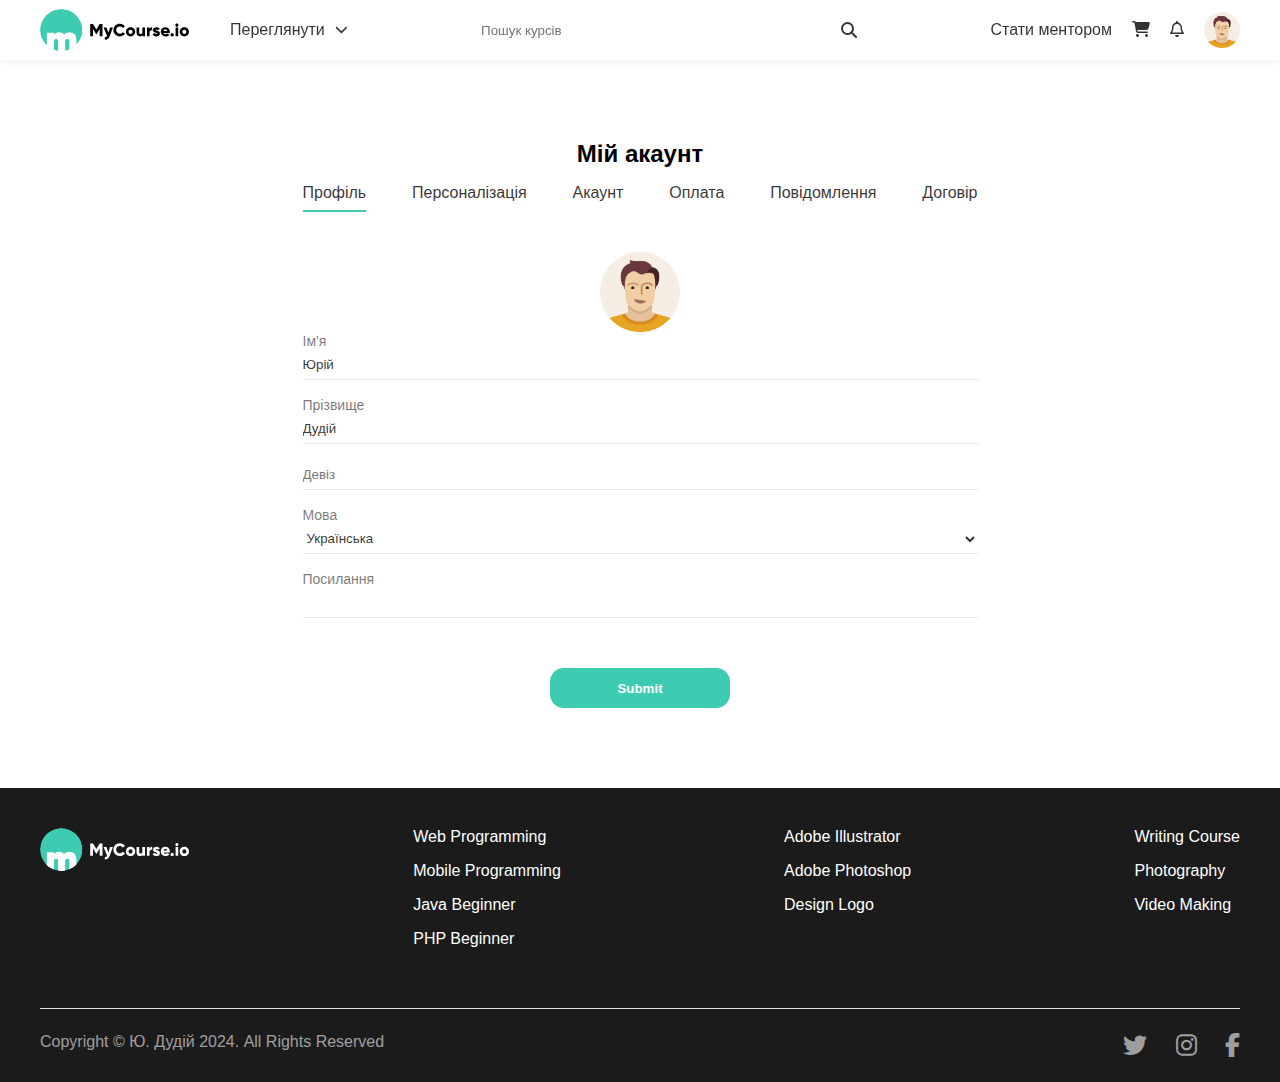
<file: profile.html>
<!DOCTYPE html>
<html lang="uk">
<head>
	<meta charset="UTF-8">
	<meta http-equiv="X-UA-Compatible" content="IE=edge">
	<meta name="viewport" content="width=device-width, initial-scale=1.0">
	<title>Налаштування</title>
	<link rel="icon" type="image/png" href="favicon.png">
	<link href="https://fonts.cdnfonts.com/css/gilroy" rel="stylesheet">
	<link rel="stylesheet" href="https://cdnjs.cloudflare.com/ajax/libs/font-awesome/6.6.0/css/all.min.css" />
	
	<link rel="stylesheet" href="styles/styles.css">
</head>
<body>
    <header class="course-header relative">
			<div class="container">
				<nav class="flex vertical-center">
					<div class="menu-item flex vertical-center">
						<div class="logo">
							<a href="index.html">
								<img src="images/Logo.svg" alt="logo">
							</a>
						</div>
						<div class="dropdown relative">
							<span>Переглянути</span>
							<i class="fa-solid fa-chevron-down"></i>
							<div class="dropdown-menu absolute">
								<div class="arrow absolute"></div>
								<ul>
									<li>
										<a href="#" class="flex vertical-center">
											<div>
												<span class="dropdown-menu-title">Дизайн</span>
												<span class="dropdown-menu-subtitle">Курси про дизайн</span>
											</div>
											<i class="fa-solid fa-chevron-right"></i>
										</a>
									</li>
									<li>
										<a href="#" class="flex vertical-center">
											<div>
												<span class="dropdown-menu-title">Програмування</span>
												<span class="dropdown-menu-subtitle">Курси про програмування</span>
											</div>
											<i class="fa-solid fa-chevron-right"></i>
										</a>
									</li>
									<li>
										<a href="#" class="flex vertical-center">
											<div>
												<span class="dropdown-menu-title">Бізнес та маркетинг</span>
												<span class="dropdown-menu-subtitle">Курси про бізнес</span>
											</div>
											<i class="fa-solid fa-chevron-right"></i>
										</a>
									</li>
									<li>
										<a href="#" class="flex vertical-center">
											<div>
												<span class="dropdown-menu-title">Фото та відео</span>
												<span class="dropdown-menu-subtitle">Курси про фото та відео</span>
											</div>
											<i class="fa-solid fa-chevron-right"></i>
										</a>
									</li>
								</ul>
							</div>
						</div>
					</div>
					<div class="menu-item menu-item-search flex vertical-center relative ">
						<input type="search" placeholder="Пошук курсів">
						<i class="fa-solid fa-magnifying-glass absolute"></i>
					</div>
					<div class="menu-item menu-item-r flex vertical-center">
						<a href="profile.html">Стати ментором</a>
						<a href="404.html">
							<i class="fa-solid fa-cart-shopping"></i>
						</a>
						<a href="404.html">
							<i class="fa-regular fa-bell"></i>
						</a>
						<div class="avatar dropdown relative">
							<img src="images/user.png" alt="user">
							<div class="dropdown-menu absolute">
								<div class="arrow absolute"></div>
								<ul>
									<li>
										<div class="username">
											Юрій Дудій
										</div>
										<div class="usermail">
											<a href="mailto:doe.jonathan@email.com">doe.jonathan@email.com</a>
										</div>
									</li>
									<li>
										<a href="course.html">Мої курси</a>
										<a href="404.html">Мій кошик</a>
										<a href="404.html">Список бажань</a>
									</li>
									<li>
										<a href="404.html">Повідомлення</a>
										<a href="profile.html">Налаштування</a>
									</li>
									<li>
										<a href="404.html" class="red-text">Вихід</a>
									</li>
								</ul>
							</div>
						</div>
						</div>
					</div>
				</nav>
			</div>
		</header>

    <main class="course-main profile">
      <div class="profile-title">
        Мій акаунт
      </div>
      <div class="profile-tabs flex">
        <div class="profile-tab profile-tab-active">
          Профіль
        </div>
        <div class="profile-tab">
          Персоналізація
        </div>
        <div class="profile-tab">
          Акаунт
        </div>
        <div class="profile-tab">
          Оплата
        </div>
        <div class="profile-tab">
          Повідомлення
        </div>
        <div class="profile-tab">
          Договір
        </div>
      </div>
      <div class="form">
        <form action="#">
          <div class="form-icon">
            <img src="images/user.png" alt="">
          </div>
          <div class="form-element">
            <label for="name">Ім'я</label>
            <input id="name" type="text" value="Юрій">
          </div>
          <div class="form-element">
            <label for="lastname">Прізвище</label>
            <input id="lastname" type="text" value="Дудій">
          </div>
          <div class="form-element">
            <input id="lastname" type="text" placeholder="Девіз">
          </div>
          <div class="form-element">
            <label for="select">Мова</label>
            <select name="select" id="select">
              <option value="ukr">Українська</option>
              <option value="en">Англійська</option>
            </select>
          </div>
          <div class="form-element">
            <label for="link">Посилання</label>
            <input type="url">
          </div>
          <div class="form-element">
            <input type="submit">
          </div>
        </form>
      </div>
      
    </main>
		

		<footer>
			<div class="container">
				<div class="footer-top flex">
					<div class="footer-logo">
						<img src="images/Logo-light.svg" alt="logo">
					</div>
					<div class="footer-top-item">
						<a href="404.html">Web Programming</a>
						<a href="404.html">Mobile Programming</a>
						<a href="404.html">Java Beginner</a>
						<a href="404.html">PHP Beginner</a>
					</div>
					<div class="footer-top-item">
						<a href="404.html">Adobe Illustrator</a>
						<a href="404.html">Adobe Photoshop</a>
						<a href="404.html">Design Logo</a>
					</div>
					<div class="footer-top-item">
						<a href="404.html">Writing Course</a>
						<a href="404.html">Photography</a>
						<a href="404.html">Video Making</a>
					</div>
				</div>
				<div class="footer-bottom flex">
					<div class="copyright">
						Copyright © Ю. Дудій 2024. All Rights Reserved
					</div>
					<div class="footer-icons">
						<i class="fa-brands fa-twitter"></i>
						<i class="fa-brands fa-instagram"></i>
						<i class="fa-brands fa-facebook-f"></i>
					</div>
				</div>
			</div>
		</footer>

    <div id="userModal" class="modal hidden">
      <div class="modal-content">
        <span class="modal-close">&times;</span>
        <h2>Заповніть форму</h2>
        <form id="userForm">
          <div class="form-group">
            <label for="name">Ім'я:</label>
            <input type="text" id="name" name="name" placeholder="Ваше ім'я" required>
          </div>
          <div class="form-group">
            <label for="email">Email:</label>
            <input type="email" id="email" name="email" placeholder="Ваш Email" required>
          </div>
          <button type="submit" class="submit">Підтвердити</button>
        </form>
      </div>
    </div>

    <button id="scrollToTopBtn" class="scroll-to-top">
			<i class="fa-solid fa-arrow-up"></i>
		</button>

    <script src="script/script.js"></script>
</body>
</html>
</file>
<file: styles/styles.css>
* {
  margin: 0;
  padding: 0;
  box-sizing: border-box;
}

@font-face {
  font-family: 'Gilroy';
  font-style: normal;
  font-weight: 400;
  src: local('Gilroy'), url('..fonts/Gilroy-Thin.ttf') format('ttf');
}
/* @font-face {
  font-family: 'Gilroy';
  font-style: normal;
  font-weight: 400;
  src: local('Gilroy'), url('https://fonts.cdnfonts.com/s/62856/GilroyHeavy.woff') format('woff');
} */

body {
	overflow-x: hidden;
	font-family: 'Gilroy', sans-serif;
	color: #1B1B1BE5;
	scroll-behavior: smooth;
}

img	{
	display: block;
	width: 100%;
	height: 100%;
	object-fit: contain;
}
.h-full {
	height: 100%;
}

.flex {
  display: flex;
}

.vertical-center {
  align-items: center;
}

.uppercase {
  text-transform: uppercase;
}

a {
	text-decoration: none;
	color: inherit;
}

ul {
	list-style: none;
}

section {
	padding-top: 40px;
}

.container {
  max-width: 1200px;
  width: 100%;
  margin: 0 auto;
}

.relative {
  position: relative;
}

.absolute {
  position: absolute;
}

header {
  height: 100vh;
  background: radial-gradient(100.25% 563.4% at 92.71% 7.25%, #F4D876 0%, #F4D876 100%);
}

header nav {
  height: 60px;
  justify-content: space-between;
}

header .logo {
  width: 150px;
  height: 43px;
  margin-right: 40px;
}

header .avatar {
  width: 36px;
  height: 36px;
  cursor: pointer;
}

.menu-item-search {
  width: 100%;
  max-width: 400px;
  height: 37px;
}

.menu-item-search input[type="search"] {
  height: 100%;
  width: 100%;
  padding: 0 12px;
  border: none;
  border-radius: 3px;
}

.menu-item-search i {
  right: 12px;
}

.menu-item-r a {
  margin-right: 20px;
}

.dropdown {
  display: flex;
  align-items: center;
  min-height: 60px;
  cursor: pointer;
}

.dropdown i {
  margin-left: 10px;
  font-size: 0.8rem;
}

.dropdown-menu {
  visibility: hidden;
  top: 55px;
  right: -200px;
  z-index: 12;
  width: 255px;
  padding: 12px;
  background: #fff;
}

.dropdown:hover .dropdown-menu {
  visibility: visible;
}

.dropdown-menu .arrow {
  top: -10px;
  left: 38px;
  width: 20px;
  height: 20px;
  transform: rotate(45deg);
  background-color: #fff;
}

.dropdown-menu a {
  justify-content: space-between;
}

.dropdown-menu li {
  padding: 8px 0;
}

.dropdown-menu li:hover {
  background-color: #ebebeb;
}

.dropdown-menu span {
  display: block;
}

.dropdown-menu-title {
  font-size: 12px;
}
.dropdown-menu-subtitle {
  font-size: 10px;
  line-height: 15px;
}

.avatar .dropdown-menu {
  width: 340px;
  left: -300px;
  top: 55px;
}

.avatar .dropdown-menu .arrow {
  top: -10px;
  left: auto;
  right: 10px;
  width: 20px;
  height: 20px;
  transform: rotate(45deg);
  background-color: #fff;
}

.avatar .dropdown-menu li {
  padding: 16px 0;
}

.avatar .dropdown-menu li:hover {
  background-color: #fff;
}

.avatar .dropdown-menu li:not(:last-child) {
  border-bottom: 1px solid #EEEEEE;
}

.avatar .dropdown-menu .username {
  font-size: 16px;
  line-height: 24px;
  color: #000;
}

.avatar .dropdown-menu .usermail {
  font-size: 14px;
  line-height: 18px;
}

.avatar .dropdown-menu a {
  display: block;
  font-size: 14px;
}

.avatar .dropdown-menu a:hover {
  background-color: #ebebeb;
}

.avatar .dropdown-menu a:not(:last-child) {
  margin-bottom: 16px;
}

.red-text {
  color: #FE416D;
}

.header-bg {
  height: 70%;
  width: 40%;
  right: 0;
  bottom: 0;
  filter: blur(1px);
  background-image: url(https://www.economist.com/cdn-cgi/image/width=1424,quality=80,format=auto/sites/default/files/images/2015/09/blogs/economist-explains/code2.png);
  background-repeat: no-repeat;
  background-position: center;
  background-size: cover;
}

.overlay {
  width: 100%;
  height: 100%;
  background-color: rgba(0,0,0, .5);
}

.container-header-content {
  height: calc(100% - 60px);
}

.header-content {
  max-width: 50%;
}

.header-content-title {
  font-size: 48px;
  line-height: 62px;
  font-weight: 400;
}

.header-content-subtitle {
  font-size: 24px;
  line-height: 36px;
  font-weight: 400;
}

.header-content-controls {
  margin-top: 24px;

}

.btn {
  padding: 12px 24px;
  border-radius: 18px;
  font-size: 20px;
  font-weight: 600;
}

.btn-light {
  margin-right: 30px;
  color: #3DCBB1;
  background-color: #fff;
}

.btn-light:hover {
  color: #fff;
  background-color: #3DCBB1;
}

.btn-green {
  color: #fff;
  background-color: #3DCBB1;
}

.btn-green:hover {
  color: #3DCBB1;
  background-color: #fff;
}

.section-title {
  margin-bottom: 4px;
  font-size: 20px;
  line-height: 26px;
  color: #000;
}

.section-subtitle {
  margin-bottom: 20px;
  line-height: 24px;
  color: #1B1B1B99;
}

.section-grid {
  display: flex;
  flex-wrap: wrap;
  gap: 20px;
}

.section-grid-item {
  width: 285px;
  cursor: pointer;
  transition: all .5s ease;
}

.section-grid-item:hover {
  transform: translateY(-15px);
  transition: all .5s ease;
}

.section-grid-item-title {
  margin-top: 4px;
  line-height: 21px;
  font-weight: 600;
}

.section-grid-item-author {
  margin: 4px 0;
  line-height: 18px;
}

.section-grid-item-author i {
  font-size: 14px;
}

.section-grid-item-author span {
  margin-left: 6px;
  font-size: 14px;
  color: #3DCBB1;
}

.section-grid-item-subtitle {
  font-size: 14px;
  line-height: 18px;
}

.section-grid-item-rank {
  margin: 5px 0;
  color: #FFD130;
}

.section-grid-item-rank span {
  font-size: 14px;
  color: #1B1B1B99;
}

.section-grid-item-subtitle.section-grid-item-desc {
  min-height: 54px;
}

.filter-section .container {
  justify-content: space-between;
}

.section-grid-item-price span:first-child{
  font-size: 20px;
  line-height: 26px;
  font-weight: 700;
}

.section-grid-item-price span:last-child{
  font-size: 16px;
  line-height: 26px;
  font-weight: 400;
  text-decoration-line: line-through;
  color: #1B1B1B99;
}

.filter-section-item {
  padding: 8px 16px;
  border: 1px solid #1B1B1B1A;
  border-radius: 12px;
  font-size: 14px;
  color: #1B1B1B99;
  cursor: pointer;
  transition: all .5s ease;
}

.filter-section-item:hover {
  transform: scale(1.1);
  transition: all .5s ease;
}

.filter-section-item-active {
  color: #3DCBB1;
  border: 1px solid #3DCBB1;
}

.trends .section-grid {
  row-gap: 40px;
}

.mentors .section-grid-item {
  height: 400px;
  border-radius: 18px;
  overflow: hidden;
}

.mentors .section-grid-item .overlay {
  top: 0;
  left: 0;
  border-radius: 20px;
  background: linear-gradient(180deg, rgba(201, 59, 59, 0) 39.22%, rgba(0, 0, 0, 0.5) 100%);
}

.mentor-name {
  width: 100%;
  left: 0;
  bottom: 40px;
  z-index: 5;
  font-size: 24px;
  line-height: 30px;
  font-weight: 600;
  color: #fff;
  text-align: center;
}

.mentor-position {
  width: 100%;
  left: 0;
  bottom: 15px;
  z-index: 5;
  font-size: 16px;
  line-height: 24px;
  font-weight: 400;
  color: #fff;
  text-align: center;
}

.form-section {
  margin: 80px 0;
}

.form-section .form {
  height: 184px;
  border-radius: 12px;
  background: #2273D1;
}

.form-decor {
  height: 100%;
  width: 380px;
  right: 0;
  top: 0;
  z-index: 5;
  background-image: url(../images/form.svg);
  background-repeat: no-repeat;
  background-position: center;
  background-size: cover;
}

.form {
  padding: 65px 60px;
  justify-content: space-between;
}

.form-title {
  
  font-size: 26px;
  color: #fff;
}

.form-sutitle {
  font-size: 14px;
  color: #FFFFFF99;
}

.form-item-r {
  z-index: 11;
}

.input {
  height: 41px;
  width: 240px;
  margin-right: 16px;
  color: #F9F9F999;
}

.input input {
  display: block;
  width: 100%;
  height: 100%;
  padding: 0 12px;
  border: none;
  background-color: #F9F9F94D;
  color: #F9F9F999;
  border-radius: 3px;
}

.input i {
  right: 12px;
  top: 15px;
}

.form button.submit {
  height: 41px;
  padding: 0 18px;
  background-color: #3DCBB1;
  color: #FFFFFF;
  border: none;
  border-radius: 3px;
  cursor: pointer;
}

footer {
  padding-top: 40px;
  background-color: #1B1B1B;
}

.footer-top {
  justify-content: space-between;
  padding-bottom: 60px;
  border-bottom: 1px solid #F9F9F9E5;
}

.footer-logo {
  width: 150px;
  height: 43px;
}

.footer-top-item {
  color: #fff;
}

.footer-top-item a {
  display: block;
}

.footer-top-item a:not(:last-child) {
  margin-bottom: 16px;
}

.footer-bottom {
  justify-content: space-between;
  padding: 24px 0;
  color: #F9F9F999;
}

.footer-icons i {
  font-size: 1.5rem;
  cursor: pointer;
}

.footer-icons i:hover {
  color: #fff;
}

.footer-icons i:not(:last-child) {
  margin-right: 24px;  
}

header.course-header {
  position: fixed;
  z-index: 20;
  width: 100%;
  height: auto;
  box-shadow: 0px 2px 8px rgba(0, 0, 0, 0.06);
  background: white;
}

.course-main {
  padding: 140px 0 80px 0;
}

.hero-section {
  height: 400px;
  padding-top: 0;
  background-image: url(../images/hero-bg.jpg);
}

.hero-section-l {
  width: 50%;
  padding-left: 50px;
  flex-direction: column;
  justify-content: center;
}

.hero-section-title,
.hero-section-subtitle {
  max-width: 420px;
}

.hero-section-title {
  margin-top: 8px;
  font-size: 40px;
  font-weight: 600;
}

.hero-section-subtitle {
  font-size: 18px;
}

.hero-section-btn {
  margin-top: 40px;
  padding: 12px 24px;
  max-width: fit-content;
  border: none;
  background-color: #fff;
  font-size: 20px;
  border-radius: 8px;
  cursor: pointer;
}

.hero-section-r {
  width: 50%;
}

.hero-section-r-row {
  margin-top: auto;
  padding-bottom: 24px;
  padding-right: 24px;
  align-items: center;
  color: #fff;
  width: 100%;
}

.hero-section-r-row .icon {
  margin-right: 15px;
}

.hero-section-r-row .name div:first-child{
  font-weight: 600;
}
.hero-section-r-row .name div:last-child{
  font-size: 14px;
}

.hero-section-r-row .pull-r {
  margin-left: auto;
  text-align: right;
}

.select {
  margin-left: auto;
}

.select select{
  height: 40px;
  padding: 0 18px;
  border: 1px solid #1B1B1B99;
  background-color: transparent;
  cursor: pointer;
  border-radius: 3px;
}

.pagination {
  margin-top: 40px;
  justify-content: center;
  gap: 20px;
}

.pagination div:hover {
  color: #3DCBB1;
  border: 1px solid #3DCBB1;
}

.modal {
  position: fixed;
  top: 0;
  left: 0;
  width: 100%;
  height: 100%;
  background-color: rgba(0, 0, 0, 0.5);
  display: flex;
  justify-content: center;
  align-items: center;
  z-index: 1000;
}

.modal.hidden {
  display: none;
}

.modal-content {
  background-color: #fff;
  padding: 20px;
  border-radius: 8px;
  width: 100%;
  max-width: 400px;
  box-shadow: 0 4px 8px rgba(0, 0, 0, 0.2);
  text-align: center;
}

.modal-close {
  position: absolute;
  top: 10px;
  right: 20px;
  font-size: 1.5rem;
  cursor: pointer;
}

.modal-content h2 {
  margin-bottom: 20px;
}

.modal-content .form-group {
  margin-bottom: 15px;
}

.modal-content .form-group label {
  display: block;
  margin-bottom: 5px;
  font-weight: bold;
  text-align-last: left;
}

.modal-content .form-group input {
  width: 100%;
  padding: 8px;
  border: 1px solid #ccc;
  border-radius: 4px;
}

.modal-content .submit {
  background-color: #000;
  color: #fff;
  border: none;
  padding: 10px 20px;
  border-radius: 4px;
  cursor: pointer;
  transition: background-color 0.3s ease;
}

.modal-content .submit:hover {
  background-color: #2856b3;
}

/* Стиль для кнопки прокрутки */
.scroll-to-top {
  position: fixed;
  bottom: 20px;
  right: 20px;
  width: 50px;
  height: 50px;
  background-color: #377DFF;
  color: white;
  border: none;
  border-radius: 50%;
  display: flex;
  justify-content: center;
  align-items: center;
  font-size: 1.5rem;
  box-shadow: 0 4px 8px rgba(0, 0, 0, 0.2);
  cursor: pointer;
  opacity: 0;
  visibility: hidden;
  transition: opacity 0.3s ease, visibility 0.3s ease;
  z-index: 1000;
}

.scroll-to-top.show {
  opacity: 1;
  visibility: visible;
}

.scroll-to-top:hover {
  background-color: #2856b3;
}


main.profile {
  max-width: 675px;
  margin: 0 auto;
}

.profile-title {
  margin-bottom: 16px;
  text-align: center;
  font-size: 24px;
  color: #000;
  font-weight: 600;
}

.profile-tabs {
  justify-content: space-between;
  margin-bottom: 40px;
  cursor: pointer;
}

.profile-tab {
  padding-bottom: 8px;
}
.profile-tab:hover {
  border-bottom: 2px solid #3DCBB1;
}

.profile-tab-active {
  border-bottom: 2px solid #3DCBB1;
}

.profile .form {
  padding: 0;
}

.form-icon {
  width: 80px;
  height: 80px;
  margin: 0 auto;
}

.form-element label {
  display: block;
  font-size: 14px;
  line-height: 18px;
  color: #1B1B1B99;
}

.form-element label,
.form-element input:not([type="submit"]),
.form-element select {
  display: block;
  width: 100%;
}

.form-element input:not([type="submit"]),
.form-element select {
  margin-bottom: 16px;
  height: 30px;
  outline: none;
  border-top: none;
  border-left: none;
  border-right: none;
  border-bottom: 1px solid #1B1B1B1A;
  color: #1B1B1BE5;
}

.form-element select {
  background-color: #fff;
}

.form-element input[type="submit"] {
  display: block;
  border: none;
  outline: none;
  width: 180px;
  height: 40px;
  border-radius: 14px;
  color: #fff;
  font-weight: 700;
  background-color: #3DCBB1;
  cursor: pointer;
  margin: 50px auto 0;
}

.form-element input[type="submit"]:hover {
  color:  #3DCBB1;
  background-color: #fff;
  transition: all .3s ease;
}
</file>
